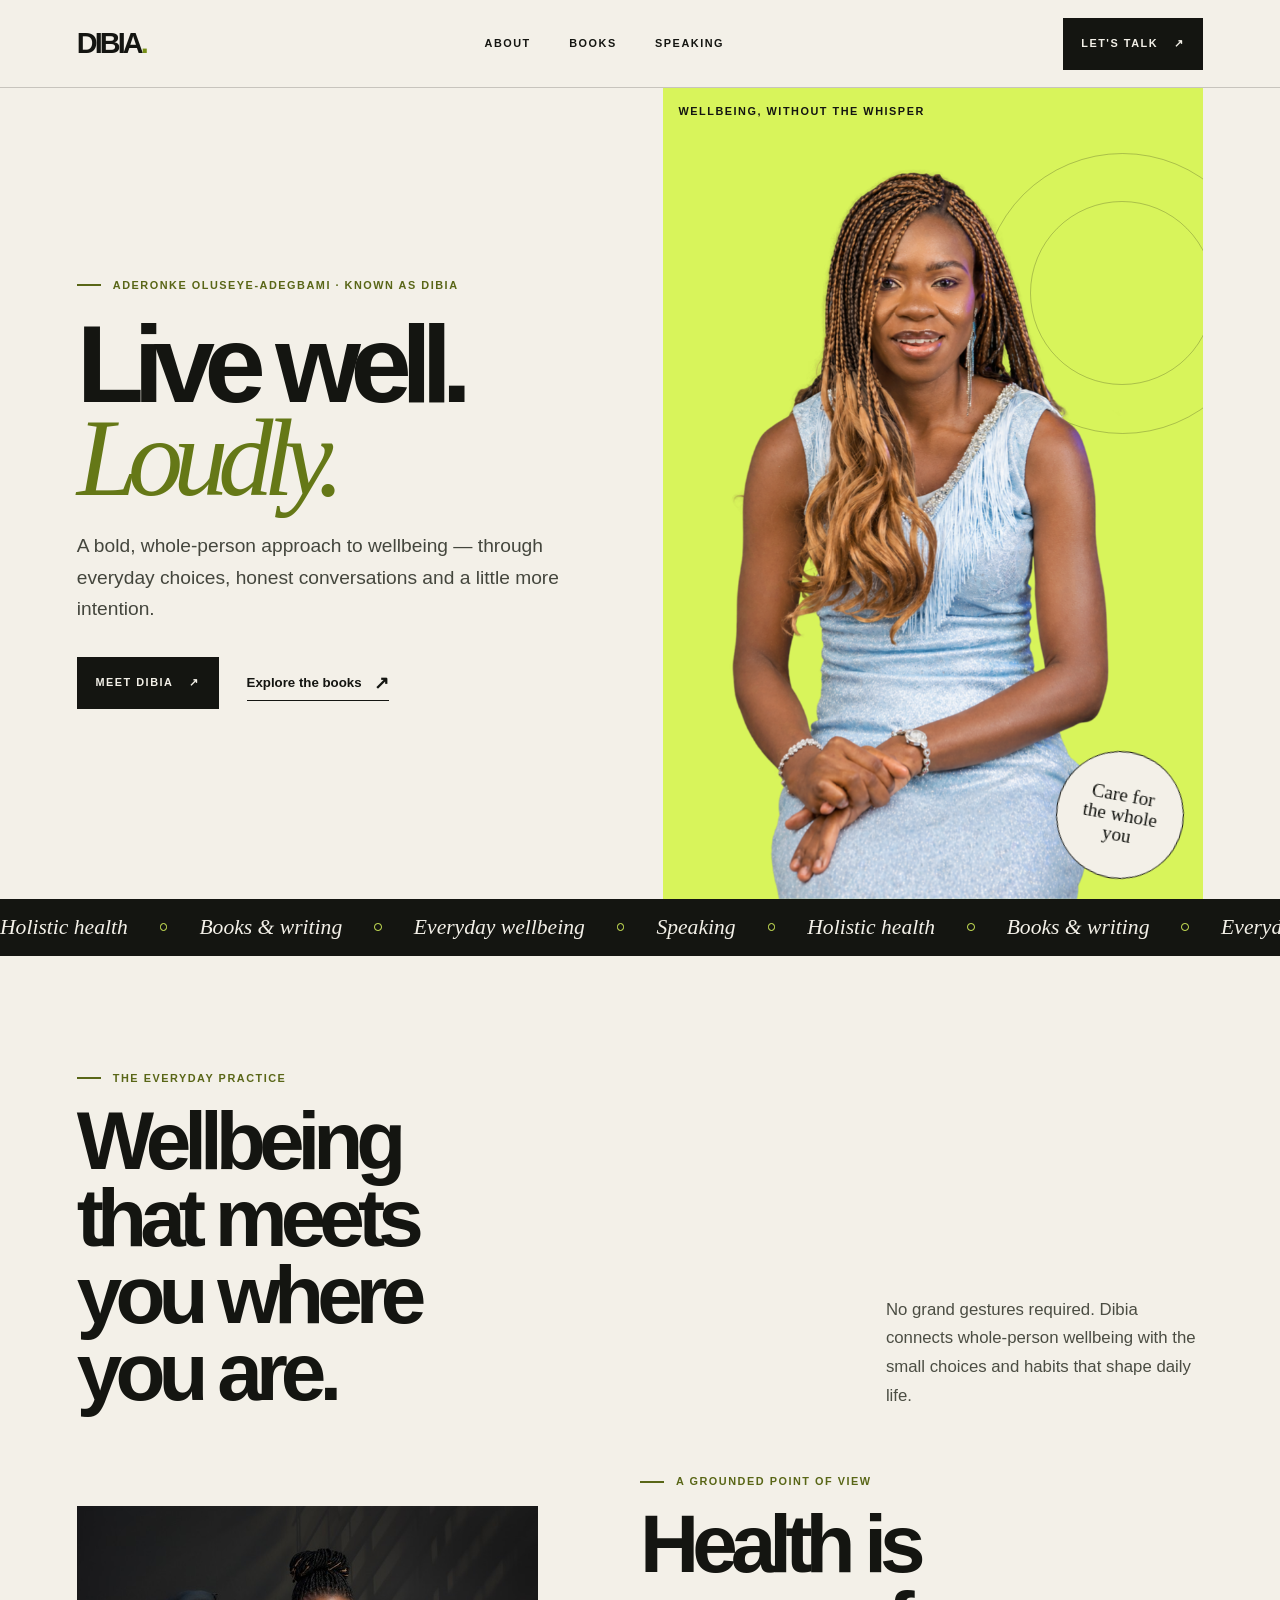
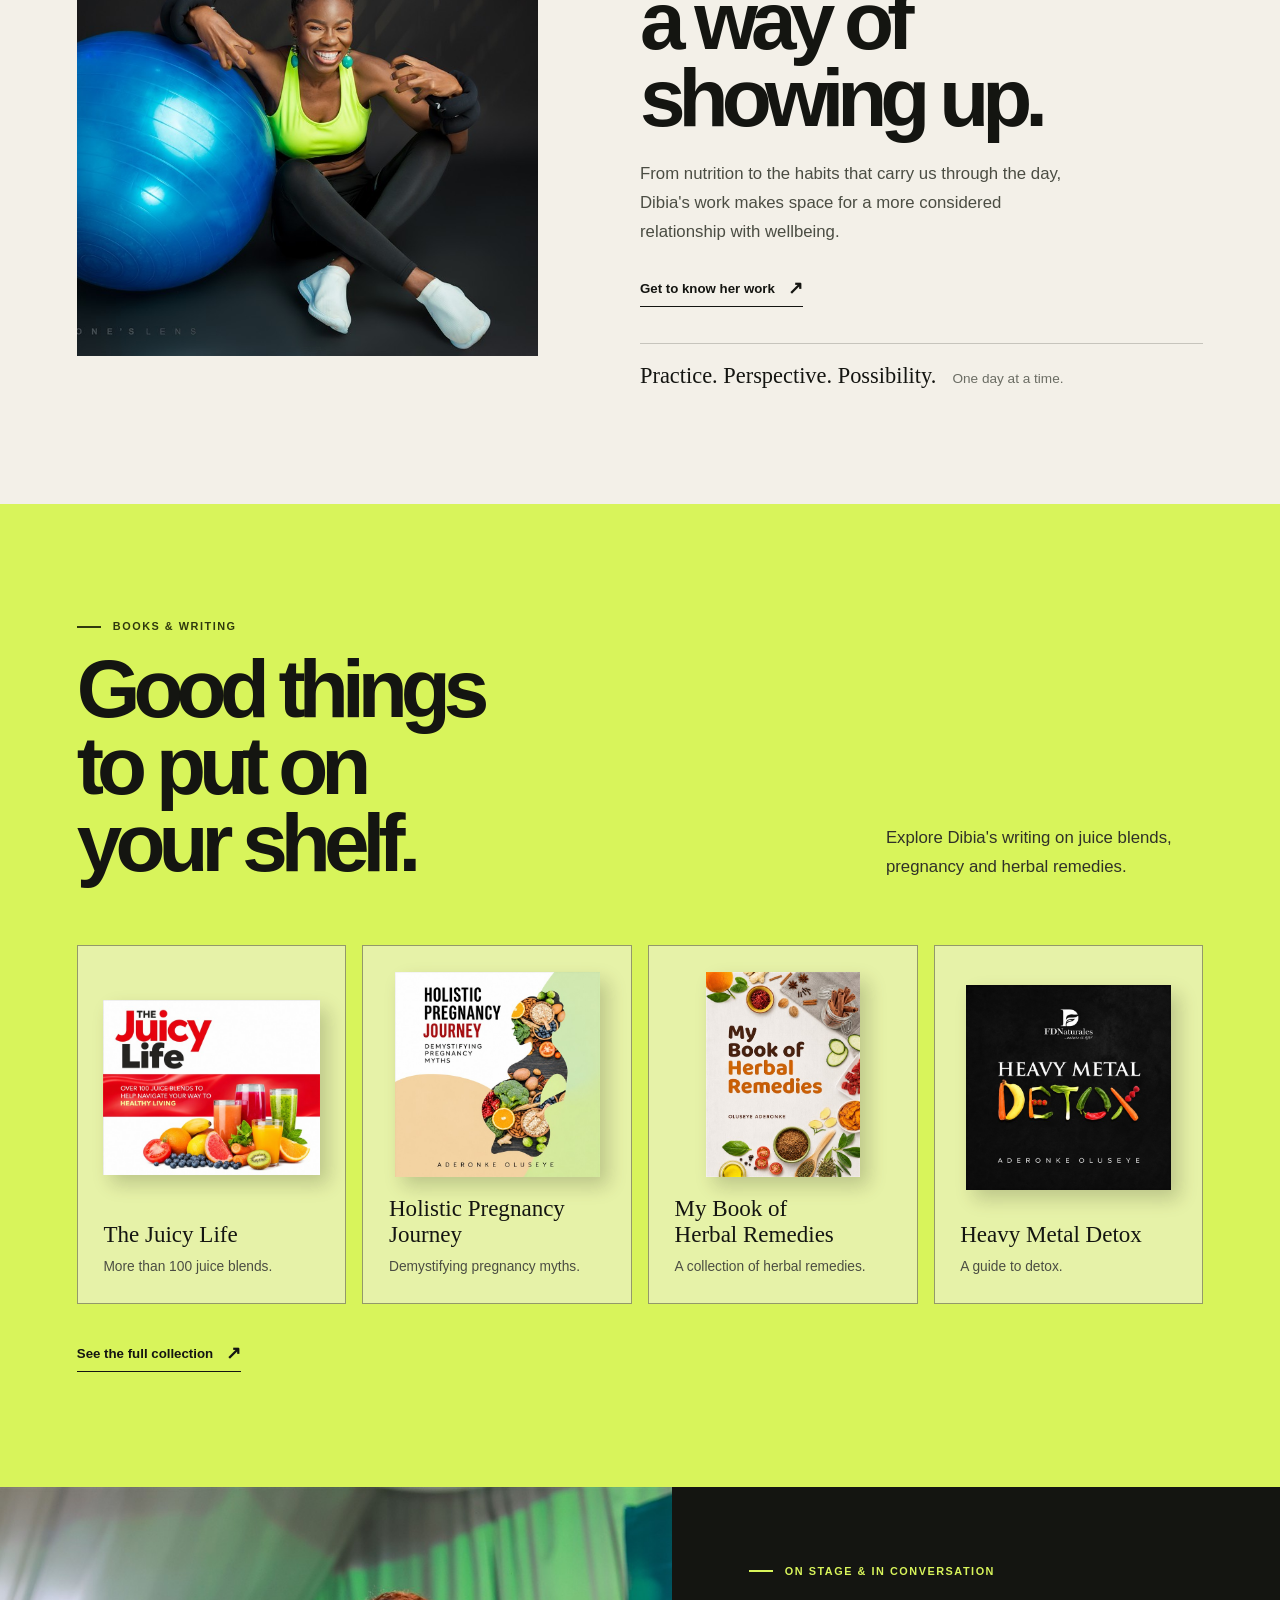
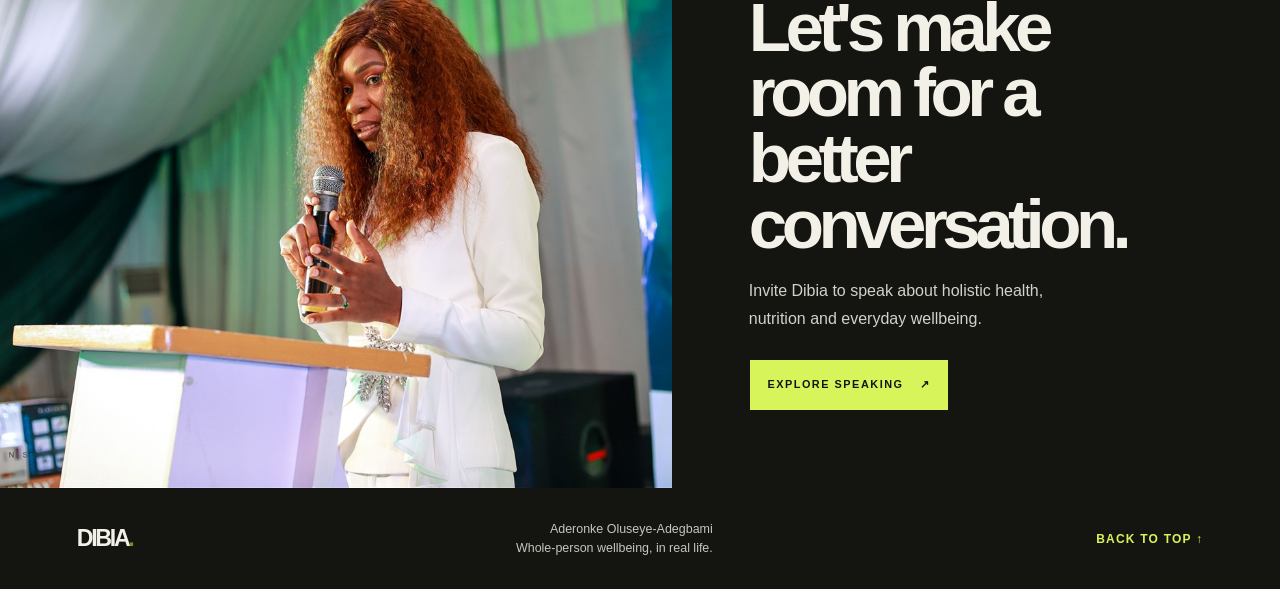
<file: index.html>
<!doctype html>
<html lang="en">
<head>
  <meta charset="utf-8">
  <meta name="viewport" content="width=device-width, initial-scale=1">
  <meta name="description" content="Meet Dibia: holistic health practitioner, author and speaker bringing everyday wellbeing to life.">
  <meta name="theme-color" content="#d8f45b">
  <meta property="og:title" content="Dibia — Live well. Loudly.">
  <meta property="og:description" content="Holistic health, books and conversations for a fuller everyday life.">
  <meta property="og:type" content="website">
  <title>Dibia — Live well. Loudly.</title>
  <link rel="stylesheet" href="styles.css">
</head>
<body>
  <a class="skip-link" href="#main">Skip to content</a>
  <header class="site-header">
    <div class="header-inner">
      <a class="brand" href="index.html" aria-label="Dibia home">DIBIA<span class="brand-mark">.</span></a>
      <nav class="site-nav" aria-label="Main navigation">
        <button class="menu-toggle" type="button" aria-label="Toggle navigation" aria-expanded="false" aria-controls="primary-links"><span></span><span></span></button>
        <div class="nav-links" id="primary-links">
          <a class="nav-link" href="about.html">About</a>
          <a class="nav-link" href="books.html">Books</a>
          <a class="nav-link" href="speaking.html">Speaking</a>
        </div>
      </nav>
      <a class="header-cta button utility" href="speaking.html#contact">Let&apos;s talk <span aria-hidden="true">↗</span></a>
    </div>
  </header>

  <main id="main">
    <section class="home-hero" aria-labelledby="hero-title">
      <div class="hero-copy">
        <p class="eyebrow">Aderonke Oluseye-Adegbami · known as Dibia</p>
        <h1 class="hero-title" id="hero-title">Live well.<em>Loudly.</em></h1>
        <p class="hero-intro">A bold, whole-person approach to wellbeing — through everyday choices, honest conversations and a little more intention.</p>
        <div class="hero-actions">
          <a class="button utility" href="about.html">Meet Dibia <span aria-hidden="true">↗</span></a>
          <a class="text-link" href="books.html">Explore the books <span class="arrow" aria-hidden="true">↗</span></a>
        </div>
      </div>
      <figure class="hero-art">
        <span class="image-caption">Wellbeing, without the whisper</span>
        <img src="assets/dibia-blue-dress.png" alt="Dibia seated in a light blue dress" fetchpriority="high">
        <span class="hero-stamp" aria-hidden="true">Care for<br>the whole<br>you</span>
      </figure>
    </section>

    <div class="ticker" aria-label="Holistic health, books, everyday wellbeing and speaking">
      <div class="ticker-track" aria-hidden="true">
        <div class="ticker-group"><span class="ticker-item">Holistic health</span><span class="ticker-item">Books &amp; writing</span><span class="ticker-item">Everyday wellbeing</span><span class="ticker-item">Speaking</span></div>
        <div class="ticker-group"><span class="ticker-item">Holistic health</span><span class="ticker-item">Books &amp; writing</span><span class="ticker-item">Everyday wellbeing</span><span class="ticker-item">Speaking</span></div>
      </div>
    </div>

    <section class="section" aria-labelledby="practice-title">
      <div class="section-heading" data-reveal>
        <div><p class="eyebrow">The everyday practice</p><h2 id="practice-title">Wellbeing that meets you where you are.</h2></div>
        <p class="section-intro">No grand gestures required. Dibia connects whole-person wellbeing with the small choices and habits that shape daily life.</p>
      </div>
      <div class="feature-grid">
        <figure class="feature-image" data-reveal><img src="assets/dibia-fitness.jpg" alt="Dibia smiling beside an exercise ball" loading="lazy"></figure>
        <div class="feature-copy" data-reveal>
          <p class="eyebrow">A grounded point of view</p>
          <h2 id="practice-feature-title">Health is a way of showing up.</h2>
          <p>From nutrition to the habits that carry us through the day, Dibia&apos;s work makes space for a more considered relationship with wellbeing.</p>
          <a class="text-link" href="about.html">Get to know her work <span class="arrow" aria-hidden="true">↗</span></a>
          <div class="feature-note"><strong>Practice. Perspective. Possibility.</strong><span>One day at a time.</span></div>
        </div>
      </div>
    </section>

    <section class="section book-preview" aria-labelledby="books-title">
      <div class="section-heading" data-reveal>
        <div><p class="eyebrow">Books &amp; writing</p><h2 id="books-title">Good things to put on your shelf.</h2></div>
        <p class="section-intro">Explore Dibia&apos;s writing on juice blends, pregnancy and herbal remedies.</p>
      </div>
      <div class="book-cards">
        <a class="book-card" href="books.html#juicy-life" data-reveal><figure><img src="assets/book-juicy.jpg" alt="The Juicy Life book cover" loading="lazy"></figure><h3>The Juicy Life</h3><p>More than 100 juice blends.</p></a>
        <a class="book-card" href="books.html#pregnancy" data-reveal><figure><img src="assets/book-pregnancy.jpg" alt="Holistic Pregnancy Journey book cover" loading="lazy"></figure><h3>Holistic Pregnancy Journey</h3><p>Demystifying pregnancy myths.</p></a>
        <a class="book-card" href="books.html#herbal-remedies" data-reveal><figure><img src="assets/book-herbal.jpg" alt="My Book of Herbal Remedies cover" loading="lazy"></figure><h3>My Book of Herbal Remedies</h3><p>A collection of herbal remedies.</p></a>
        <a class="book-card" href="books.html#detox" data-reveal><figure><img src="assets/book-detox.jpg" alt="Heavy Metal Detox book cover" loading="lazy"></figure><h3>Heavy Metal Detox</h3><p>A guide to detox.</p></a>
      </div>
      <a class="text-link book-preview-link" href="books.html">See the full collection <span class="arrow" aria-hidden="true">↗</span></a>
    </section>

    <section class="speaking-band" aria-labelledby="speaking-title">
      <figure class="speaking-band-image"><img src="assets/dibia-speaking.jpg" alt="Dibia speaking into a microphone at a lectern" loading="lazy"></figure>
      <div class="speaking-band-copy" data-reveal>
        <p class="eyebrow">On stage &amp; in conversation</p>
        <h2 id="speaking-title">Let&apos;s make room for a better conversation.</h2>
        <p>Invite Dibia to speak about holistic health, nutrition and everyday wellbeing.</p>
        <a class="button button-light utility" href="speaking.html">Explore speaking <span aria-hidden="true">↗</span></a>
      </div>
    </section>
  </main>

  <footer class="site-footer">
    <a class="brand footer-brand" href="index.html" aria-label="Dibia, back to home">DIBIA<span class="brand-mark">.</span></a>
    <p class="footer-note">Aderonke Oluseye-Adegbami<br>Whole-person wellbeing, in real life.</p>
    <a class="footer-top" href="#main">Back to top ↑</a>
  </footer>
  <script src="script.js" defer></script>
</body>
</html>
</file>
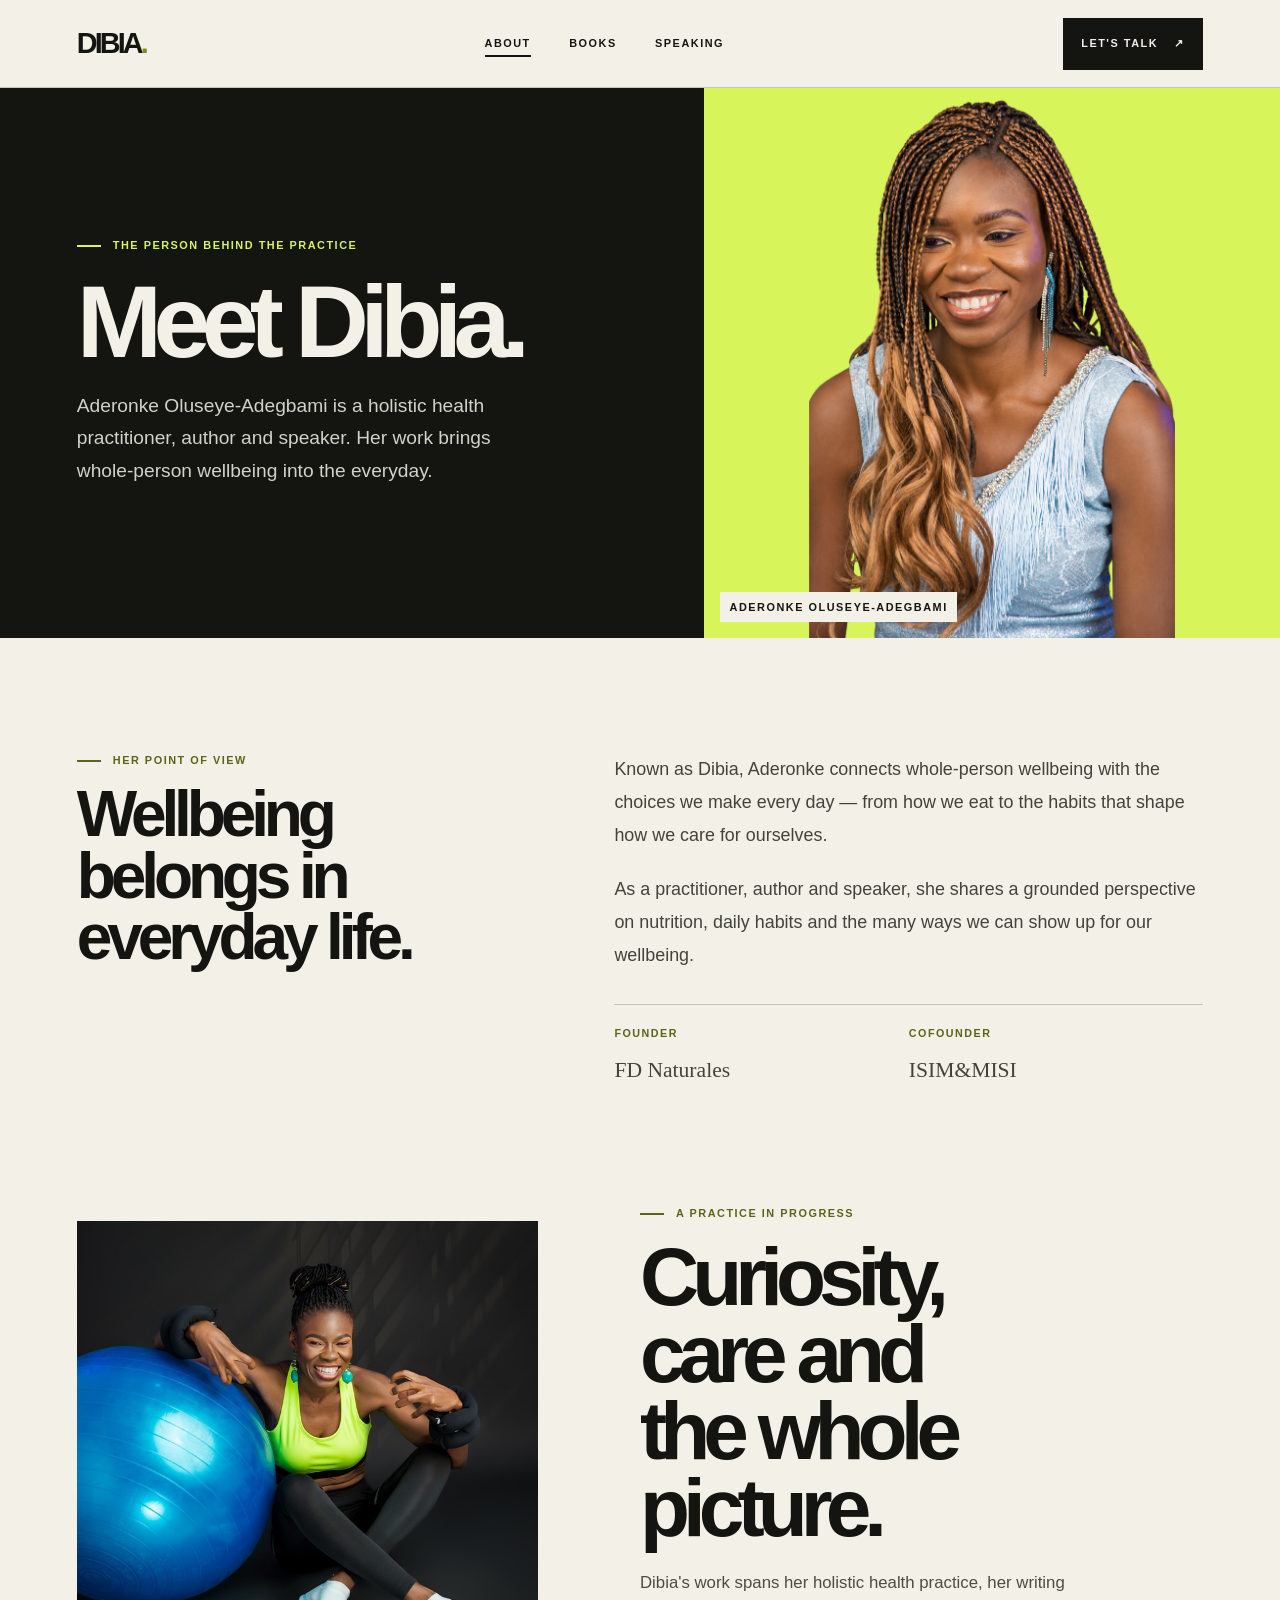
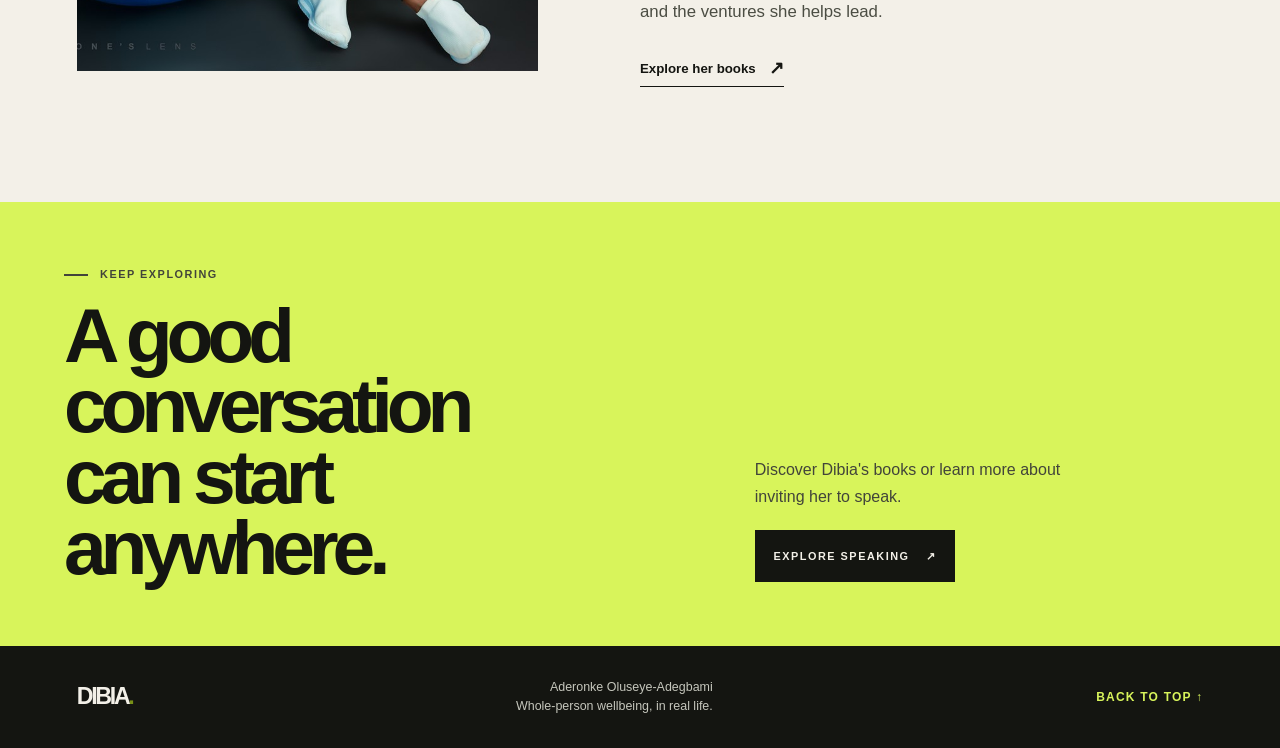
<file: about.html>
<!doctype html>
<html lang="en">
<head>
  <meta charset="utf-8">
  <meta name="viewport" content="width=device-width, initial-scale=1">
  <meta name="description" content="Get to know Dibia, holistic health practitioner, author and speaker Aderonke Oluseye-Adegbami.">
  <meta name="theme-color" content="#d8f45b">
  <title>About Dibia — Aderonke Oluseye-Adegbami</title>
  <link rel="stylesheet" href="styles.css">
</head>
<body>
  <a class="skip-link" href="#main">Skip to content</a>
  <header class="site-header"><div class="header-inner">
    <a class="brand" href="index.html" aria-label="Dibia home">DIBIA<span class="brand-mark">.</span></a>
    <nav class="site-nav" aria-label="Main navigation">
      <button class="menu-toggle" type="button" aria-label="Toggle navigation" aria-expanded="false" aria-controls="primary-links"><span></span><span></span></button>
      <div class="nav-links" id="primary-links"><a class="nav-link" href="about.html" aria-current="page">About</a><a class="nav-link" href="books.html">Books</a><a class="nav-link" href="speaking.html">Speaking</a></div>
    </nav>
    <a class="header-cta button utility" href="speaking.html#contact">Let&apos;s talk <span aria-hidden="true">↗</span></a>
  </div></header>
  <main id="main">
    <section class="page-hero" aria-labelledby="page-title">
      <div class="page-hero-copy"><p class="eyebrow">The person behind the practice</p><h1 class="page-title" id="page-title">Meet Dibia.</h1><p>Aderonke Oluseye-Adegbami is a holistic health practitioner, author and speaker. Her work brings whole-person wellbeing into the everyday.</p></div>
      <figure class="page-hero-image"><img class="cutout-image" src="assets/dibia-smiling.png" alt="Dibia smiling in a pale blue dress"><figcaption class="image-caption">Aderonke Oluseye-Adegbami</figcaption></figure>
    </section>
    <section class="section story-layout" aria-labelledby="story-title">
      <div data-reveal><p class="eyebrow">Her point of view</p><h2 id="story-title">Wellbeing belongs in everyday life.</h2></div>
      <div class="story-prose" data-reveal><p>Known as Dibia, Aderonke connects whole-person wellbeing with the choices we make every day — from how we eat to the habits that shape how we care for ourselves.</p><p>As a practitioner, author and speaker, she shares a grounded perspective on nutrition, daily habits and the many ways we can show up for our wellbeing.</p><dl class="venture-list"><div><dt>Founder</dt><dd>FD Naturales</dd></div><div><dt>Cofounder</dt><dd>ISIM&amp;MISI</dd></div></dl></div>
    </section>
    <section class="section" style="padding-top:0" aria-labelledby="about-image-title"><div class="feature-grid"><figure class="feature-image" data-reveal><img src="assets/dibia-fitness.jpg" alt="Dibia smiling beside a blue exercise ball in workout clothes" loading="lazy"></figure><div class="feature-copy" data-reveal><p class="eyebrow">A practice in progress</p><h2 id="about-image-title">Curiosity, care and the whole picture.</h2><p>Dibia&apos;s work spans her holistic health practice, her writing and the ventures she helps lead.</p><a class="text-link" href="books.html">Explore her books <span class="arrow" aria-hidden="true">↗</span></a></div></div></section>
    <section class="section contact-panel" aria-labelledby="about-next-title"><div><p class="eyebrow">Keep exploring</p><h2 id="about-next-title">A good conversation can start anywhere.</h2></div><div><p>Discover Dibia&apos;s books or learn more about inviting her to speak.</p><a class="button utility" href="speaking.html">Explore speaking <span aria-hidden="true">↗</span></a></div></section>
  </main>
  <footer class="site-footer"><a class="brand footer-brand" href="index.html" aria-label="Dibia, back to home">DIBIA<span class="brand-mark">.</span></a><p class="footer-note">Aderonke Oluseye-Adegbami<br>Whole-person wellbeing, in real life.</p><a class="footer-top" href="#main">Back to top ↑</a></footer>
  <script src="script.js" defer></script>
</body>
</html>
</file>
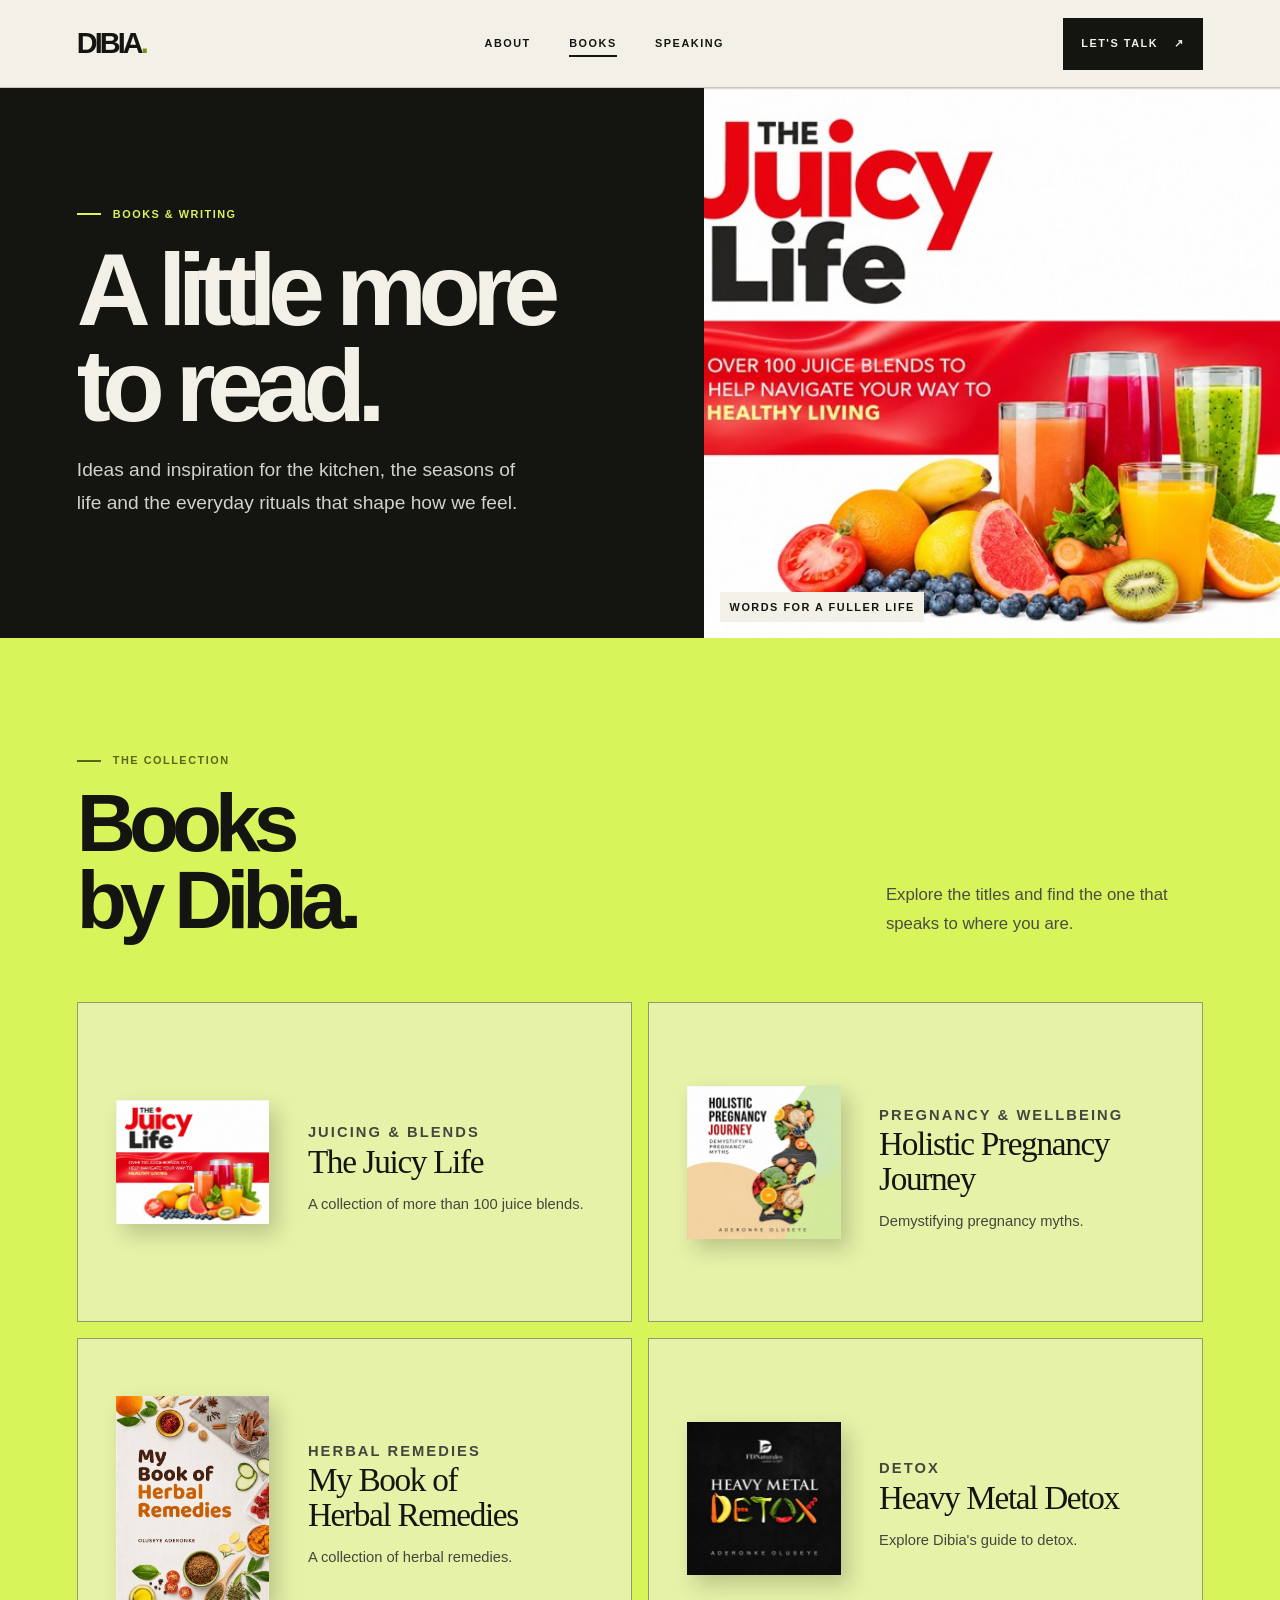
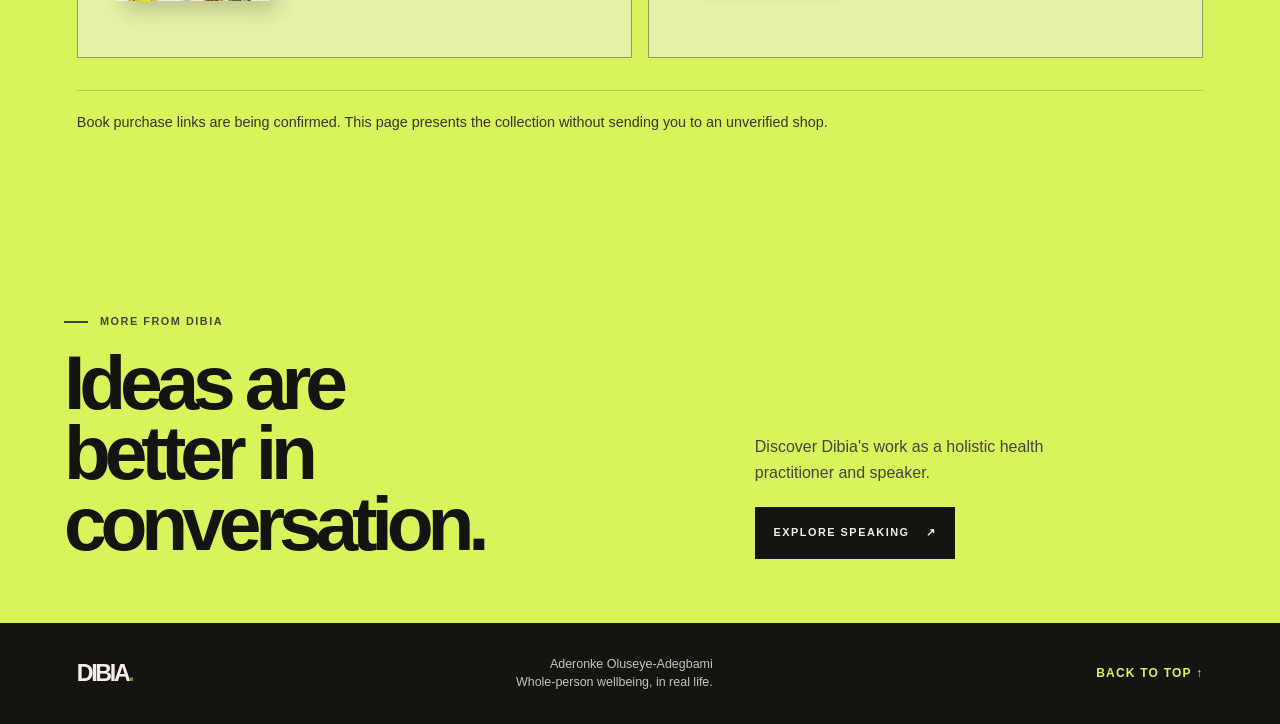
<file: books.html>
<!doctype html>
<html lang="en">
<head>
  <meta charset="utf-8">
  <meta name="viewport" content="width=device-width, initial-scale=1">
  <meta name="description" content="Explore books by Dibia, including The Juicy Life, Holistic Pregnancy Journey and My Book of Herbal Remedies.">
  <meta name="theme-color" content="#d8f45b">
  <title>Books by Dibia — Read, blend, learn</title>
  <link rel="stylesheet" href="styles.css">
</head>
<body>
  <a class="skip-link" href="#main">Skip to content</a>
  <header class="site-header"><div class="header-inner">
    <a class="brand" href="index.html" aria-label="Dibia home">DIBIA<span class="brand-mark">.</span></a>
    <nav class="site-nav" aria-label="Main navigation">
      <button class="menu-toggle" type="button" aria-label="Toggle navigation" aria-expanded="false" aria-controls="primary-links"><span></span><span></span></button>
      <div class="nav-links" id="primary-links"><a class="nav-link" href="about.html">About</a><a class="nav-link" href="books.html" aria-current="page">Books</a><a class="nav-link" href="speaking.html">Speaking</a></div>
    </nav>
    <a class="header-cta button utility" href="speaking.html#contact">Let&apos;s talk <span aria-hidden="true">↗</span></a>
  </div></header>
  <main id="main">
    <section class="page-hero" aria-labelledby="page-title">
      <div class="page-hero-copy"><p class="eyebrow">Books &amp; writing</p><h1 class="page-title" id="page-title">A little more to read.</h1><p>Ideas and inspiration for the kitchen, the seasons of life and the everyday rituals that shape how we feel.</p></div>
      <figure class="page-hero-image"><img src="assets/book-juicy.jpg" alt="The Juicy Life book cover"><figcaption class="image-caption">Words for a fuller life</figcaption></figure>
    </section>
    <section class="section books-collection" aria-labelledby="collection-title">
      <div class="section-heading" data-reveal><div><p class="eyebrow">The collection</p><h2 id="collection-title">Books by Dibia.</h2></div><p class="section-intro">Explore the titles and find the one that speaks to where you are.</p></div>
      <div class="books-grid">
        <article class="book-detail" id="juicy-life" data-reveal><figure><img src="assets/book-juicy.jpg" alt="The Juicy Life front cover" loading="lazy"></figure><div><p class="meta-label">Juicing &amp; blends</p><h2>The Juicy Life</h2><p>A collection of more than 100 juice blends.</p></div></article>
        <article class="book-detail" id="pregnancy" data-reveal><figure><img src="assets/book-pregnancy.jpg" alt="Holistic Pregnancy Journey front cover" loading="lazy"></figure><div><p class="meta-label">Pregnancy &amp; wellbeing</p><h2>Holistic Pregnancy Journey</h2><p>Demystifying pregnancy myths.</p></div></article>
        <article class="book-detail" id="herbal-remedies" data-reveal><figure><img src="assets/book-herbal.jpg" alt="My Book of Herbal Remedies front cover" loading="lazy"></figure><div><p class="meta-label">Herbal remedies</p><h2>My Book of Herbal Remedies</h2><p>A collection of herbal remedies.</p></div></article>
        <article class="book-detail" id="detox" data-reveal><figure><img src="assets/book-detox.jpg" alt="Heavy Metal Detox front cover" loading="lazy"></figure><div><p class="meta-label">Detox</p><h2>Heavy Metal Detox</h2><p>Explore Dibia&apos;s guide to detox.</p></div></article>
      </div>
      <p class="book-order-note">Book purchase links are being confirmed. This page presents the collection without sending you to an unverified shop.</p>
    </section>
    <section class="section contact-panel" aria-labelledby="books-next-title"><div><p class="eyebrow">More from Dibia</p><h2 id="books-next-title">Ideas are better in conversation.</h2></div><div><p>Discover Dibia&apos;s work as a holistic health practitioner and speaker.</p><a class="button utility" href="speaking.html">Explore speaking <span aria-hidden="true">↗</span></a></div></section>
  </main>
  <footer class="site-footer"><a class="brand footer-brand" href="index.html" aria-label="Dibia, back to home">DIBIA<span class="brand-mark">.</span></a><p class="footer-note">Aderonke Oluseye-Adegbami<br>Whole-person wellbeing, in real life.</p><a class="footer-top" href="#main">Back to top ↑</a></footer>
  <script src="script.js" defer></script>
</body>
</html>
</file>
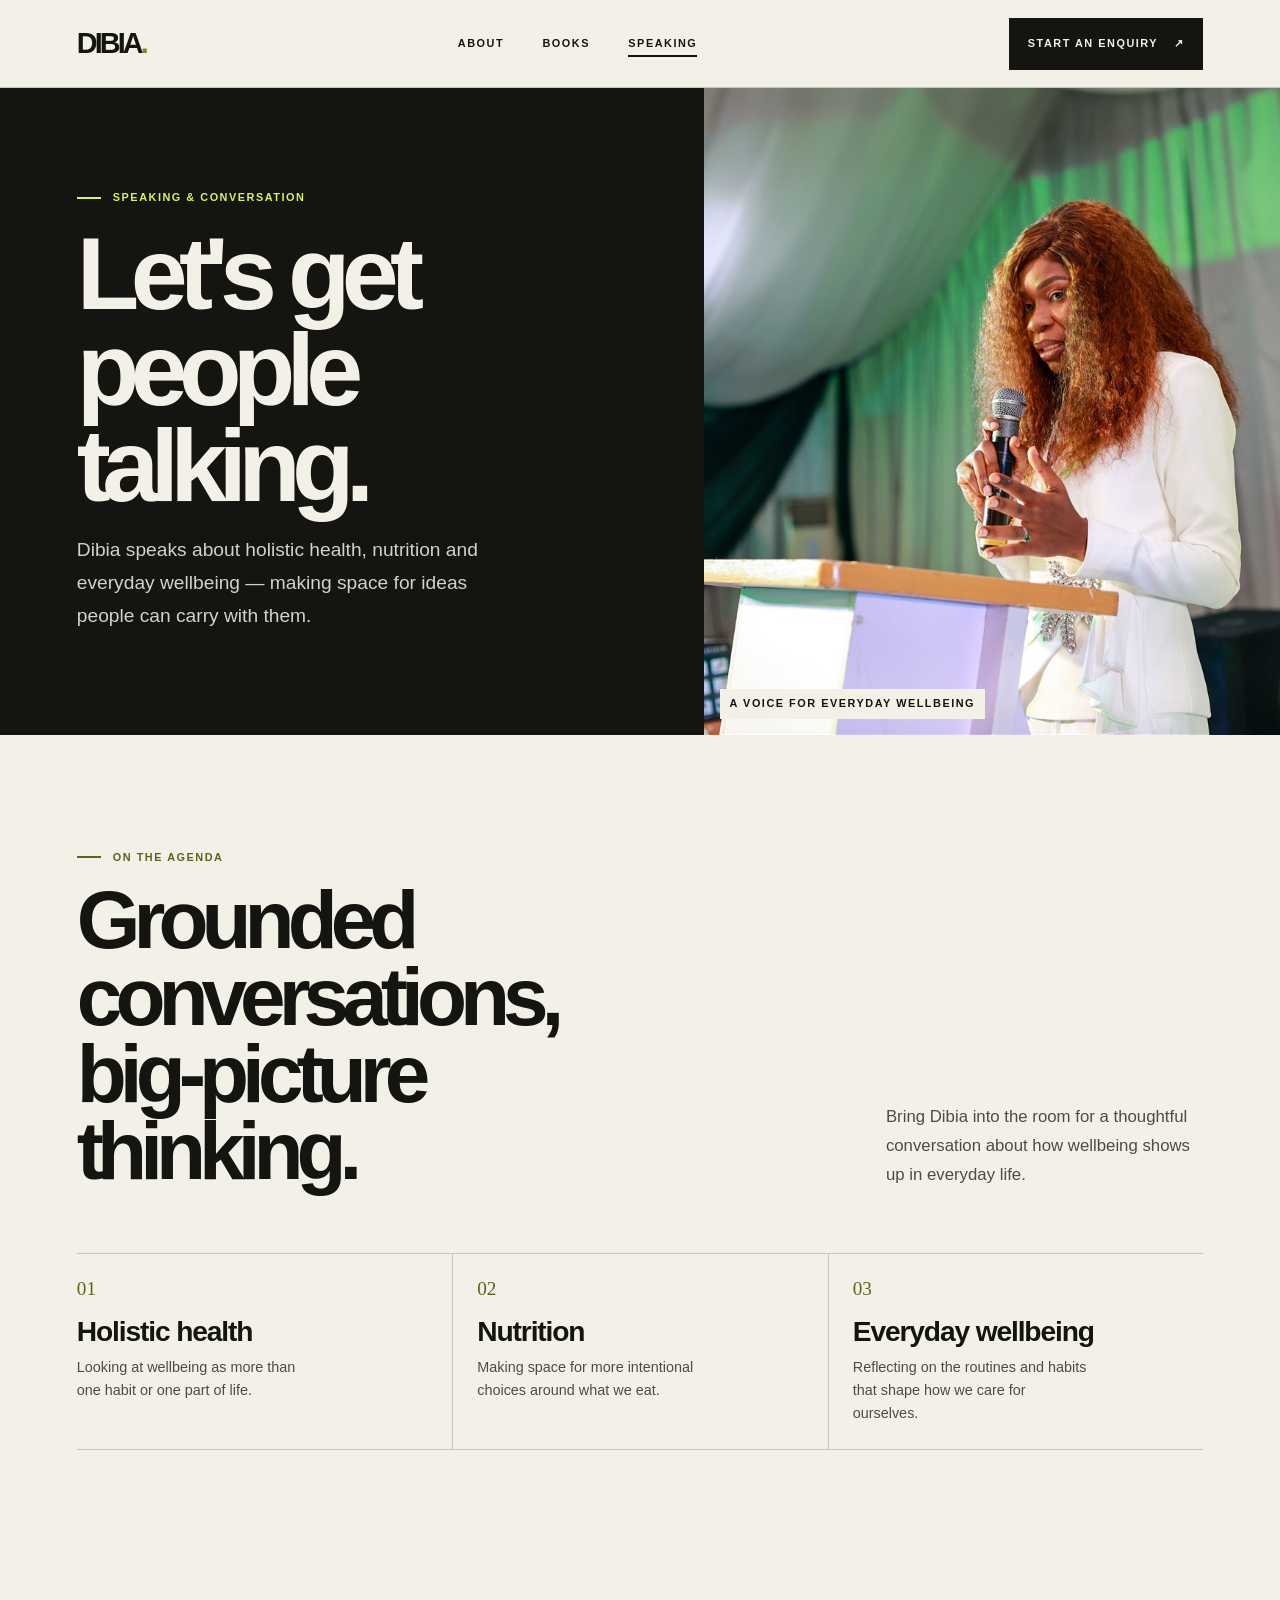
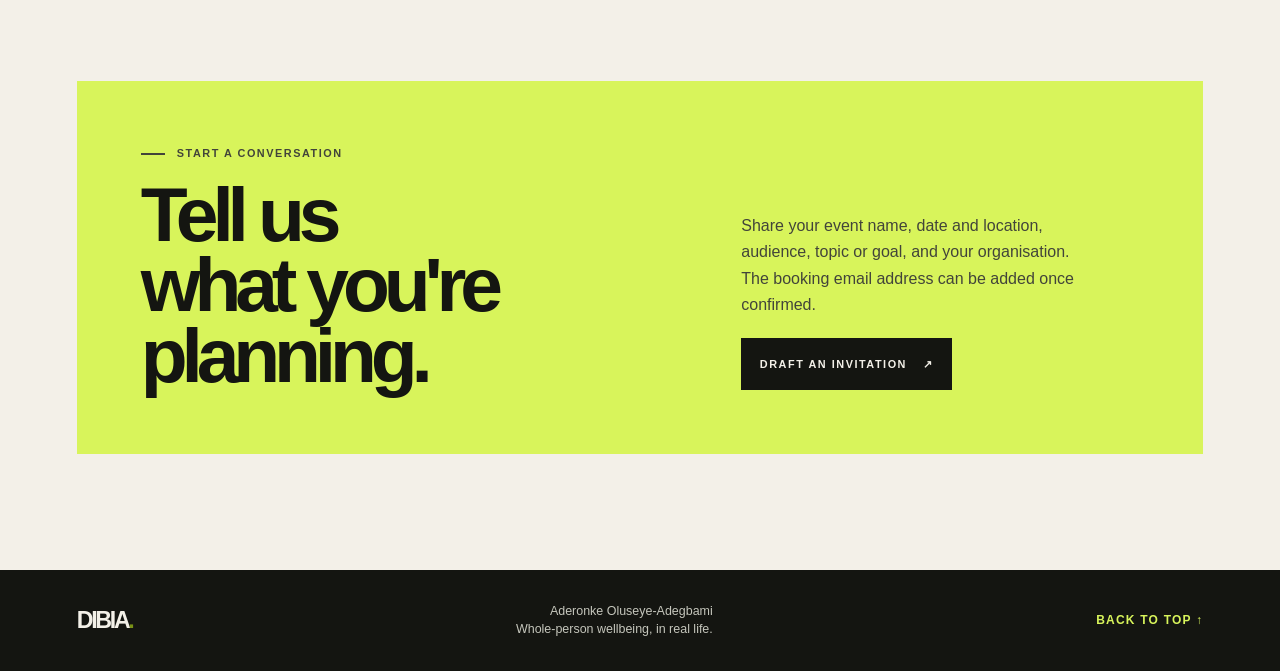
<file: speaking.html>
<!doctype html>
<html lang="en">
<head>
  <meta charset="utf-8">
  <meta name="viewport" content="width=device-width, initial-scale=1">
  <meta name="description" content="Invite Dibia to speak about holistic health, nutrition and everyday wellbeing.">
  <meta name="theme-color" content="#d8f45b">
  <title>Speaking — Invite Dibia to your event</title>
  <link rel="stylesheet" href="styles.css">
</head>
<body>
  <a class="skip-link" href="#main">Skip to content</a>
  <header class="site-header"><div class="header-inner">
    <a class="brand" href="index.html" aria-label="Dibia home">DIBIA<span class="brand-mark">.</span></a>
    <nav class="site-nav" aria-label="Main navigation">
      <button class="menu-toggle" type="button" aria-label="Toggle navigation" aria-expanded="false" aria-controls="primary-links"><span></span><span></span></button>
      <div class="nav-links" id="primary-links"><a class="nav-link" href="about.html">About</a><a class="nav-link" href="books.html">Books</a><a class="nav-link" href="speaking.html" aria-current="page">Speaking</a></div>
    </nav>
    <a class="header-cta button utility" href="#contact">Start an enquiry <span aria-hidden="true">↗</span></a>
  </div></header>
  <main id="main">
    <section class="page-hero" aria-labelledby="page-title">
      <div class="page-hero-copy"><p class="eyebrow">Speaking &amp; conversation</p><h1 class="page-title" id="page-title">Let&apos;s get people talking.</h1><p>Dibia speaks about holistic health, nutrition and everyday wellbeing — making space for ideas people can carry with them.</p></div>
      <figure class="page-hero-image"><img src="assets/dibia-speaking.jpg" alt="Dibia speaking into a microphone at a lectern"><figcaption class="image-caption">A voice for everyday wellbeing</figcaption></figure>
    </section>
    <section class="section" aria-labelledby="topics-title">
      <div class="section-heading" data-reveal><div><p class="eyebrow">On the agenda</p><h2 id="topics-title">Grounded conversations, big-picture thinking.</h2></div><p class="section-intro">Bring Dibia into the room for a thoughtful conversation about how wellbeing shows up in everyday life.</p></div>
      <div class="talk-areas" data-reveal>
        <article class="talk-area"><span>01</span><h2>Holistic health</h2><p>Looking at wellbeing as more than one habit or one part of life.</p></article>
        <article class="talk-area"><span>02</span><h2>Nutrition</h2><p>Making space for more intentional choices around what we eat.</p></article>
        <article class="talk-area"><span>03</span><h2>Everyday wellbeing</h2><p>Reflecting on the routines and habits that shape how we care for ourselves.</p></article>
      </div>
    </section>
    <section class="section" id="contact" aria-labelledby="contact-title">
      <div class="contact-panel" data-reveal><div><p class="eyebrow">Start a conversation</p><h2 id="contact-title">Tell us what you&apos;re planning.</h2></div><div><p>Share your event name, date and location, audience, topic or goal, and your organisation. The booking email address can be added once confirmed.</p><a class="button utility" href="mailto:?subject=Speaking%20invitation%20for%20Dibia&amp;body=Event%20name%3A%0D%0ADate%20and%20location%3A%0D%0AAudience%3A%0D%0ATopic%20or%20goal%3A%0D%0AYour%20name%20and%20organisation%3A">Draft an invitation <span aria-hidden="true">↗</span></a></div></div>
    </section>
  </main>
  <footer class="site-footer"><a class="brand footer-brand" href="index.html" aria-label="Dibia, back to home">DIBIA<span class="brand-mark">.</span></a><p class="footer-note">Aderonke Oluseye-Adegbami<br>Whole-person wellbeing, in real life.</p><a class="footer-top" href="#main">Back to top ↑</a></footer>
  <script src="script.js" defer></script>
</body>
</html>
</file>
<file: styles.css>
:root {
  color-scheme: light;
  --paper: #f3f0e8;
  --ink: #141511;
  --lime: #d8f45b;
  --quiet: #6b6d64;
  --line: rgba(20, 21, 17, .2);
  --gutter: clamp(1.25rem, 6vw, 6.5rem);
  --serif: Georgia, "Times New Roman", serif;
  --sans: Arial, Helvetica, sans-serif;
  font-family: var(--sans);
  background: var(--paper);
  color: var(--ink);
  scroll-behavior: smooth;
}

*, *::before, *::after { box-sizing: border-box; }
body, h1, h2, h3, p, figure, dl, dd { margin: 0; }
body { min-width: 320px; background: var(--paper); color: var(--ink); }
body, button, a { font-family: var(--sans); }
a { color: inherit; text-decoration: none; }
img { display: block; max-width: 100%; }
button { color: inherit; }
::selection { background: var(--lime); color: var(--ink); }
:focus-visible { outline: 3px solid currentColor; outline-offset: 4px; }
.skip-link { position: fixed; z-index: 20; top: .75rem; left: .75rem; padding: .8rem 1rem; background: var(--lime); color: var(--ink); transform: translateY(-150%); }
.skip-link:focus { transform: translateY(0); }

.site-header { position: relative; z-index: 10; background: var(--paper); }
.header-inner { min-height: 88px; display: flex; align-items: center; justify-content: space-between; gap: 2rem; padding: 0 var(--gutter); border-bottom: 1px solid var(--line); }
.brand { display: inline-flex; align-items: baseline; flex: 0 0 auto; font-size: 1.8rem; font-weight: 900; letter-spacing: -.1em; line-height: 1; }
.brand-mark { color: #789016; }
.nav-links { display: flex; align-items: center; gap: clamp(1.2rem, 3vw, 3.3rem); }
.nav-link, .eyebrow, .button, .utility, .image-caption, .meta-label { font-size: .68rem; font-weight: 700; letter-spacing: .14em; line-height: 1.4; text-transform: uppercase; }
.nav-link { position: relative; padding: .7rem 0; }
.nav-link::after { position: absolute; right: 0; bottom: .35rem; left: 0; height: 2px; background: currentColor; content: ""; transform: scaleX(0); transform-origin: right; transition: transform 220ms cubic-bezier(.2, .8, .2, 1); }
.nav-link:hover::after, .nav-link[aria-current="page"]::after { transform: scaleX(1); transform-origin: left; }
.header-cta { display: inline-flex; align-items: center; justify-content: center; min-height: 44px; padding: 0 1rem; border: 1px solid var(--ink); background: var(--ink); color: var(--paper); transition: background 180ms ease, color 180ms ease, transform 180ms ease; }
.header-cta:hover { transform: translateY(-2px); background: var(--lime); color: var(--ink); }
.menu-toggle { display: none; align-items: center; justify-content: center; min-width: 48px; min-height: 44px; padding: .5rem; border: 1px solid var(--ink); background: transparent; cursor: pointer; }
.menu-toggle span { display: block; width: 20px; height: 2px; background: currentColor; transition: transform 180ms ease; }
.menu-toggle span + span { margin-top: 5px; }
.menu-toggle[aria-expanded="true"] span:first-child { transform: translateY(3.5px) rotate(45deg); }
.menu-toggle[aria-expanded="true"] span:last-child { transform: translateY(-3.5px) rotate(-45deg); }

.home-hero { display: grid; min-height: min(780px, calc(100svh - 88px)); grid-template-columns: minmax(0, 1.04fr) minmax(320px, .96fr); padding: 0 var(--gutter); }
.hero-copy { display: flex; flex-direction: column; justify-content: center; align-items: flex-start; padding: clamp(3rem, 7vw, 7rem) clamp(2rem, 6vw, 6rem) clamp(3rem, 7vw, 7rem) 0; }
.eyebrow { display: flex; align-items: center; gap: .75rem; color: #596617; }
.eyebrow::before { display: inline-block; width: 24px; height: 2px; background: currentColor; content: ""; }
h1, h2, h3 { text-wrap: balance; }
.hero-title { max-width: 9ch; margin: 1.5rem 0; font-size: clamp(4rem, 8.6vw, 8.7rem); font-weight: 700; letter-spacing: -.095em; line-height: .86; }
.hero-title em { display: block; color: #657817; font-family: var(--serif); font-weight: 400; letter-spacing: -.09em; }
.hero-intro { max-width: 38rem; color: #44463d; font-size: clamp(1.05rem, 1.5vw, 1.3rem); line-height: 1.65; }
.hero-actions { display: flex; flex-wrap: wrap; align-items: center; gap: 1rem 1.75rem; margin-top: 2rem; }
.button { display: inline-flex; min-height: 52px; align-items: center; justify-content: center; gap: 1rem; padding: .75rem 1.1rem; border: 1px solid var(--ink); background: var(--ink); color: var(--paper); transition: transform 200ms ease, background 200ms ease, color 200ms ease; }
.button:hover { transform: translateY(-3px); background: var(--lime); color: var(--ink); }
.button-light { background: var(--lime); color: var(--ink); }
.button-light:hover { background: var(--paper); }
.text-link { display: inline-flex; align-items: center; gap: .8rem; padding: .4rem 0; border-bottom: 1px solid currentColor; font-size: .83rem; font-weight: 700; }
.text-link .arrow { font-size: 1.15rem; transition: transform 180ms ease; }
.text-link:hover .arrow { transform: translate(3px, -2px); }
.hero-art { position: relative; display: grid; min-height: 570px; place-items: end center; overflow: hidden; background: var(--lime); }
.hero-art::before { position: absolute; top: 8%; right: -11%; width: 52%; aspect-ratio: 1; border: 1px solid rgba(20, 21, 17, .23); border-radius: 50%; content: ""; animation: halo-drift 11s ease-in-out infinite alternate; }
.hero-art::after { position: absolute; top: 14%; right: -2%; width: 34%; aspect-ratio: 1; border: 1px solid rgba(20, 21, 17, .23); border-radius: 50%; content: ""; animation: halo-pulse 6s ease-in-out infinite alternate; }
.hero-art img { position: relative; z-index: 1; width: 100%; height: 94%; object-fit: contain; object-position: center bottom; animation: portrait-enter 900ms 120ms cubic-bezier(.2, .8, .2, 1) both, portrait-float 7s 1s ease-in-out infinite; }
.hero-stamp { position: absolute; z-index: 2; right: 1.2rem; bottom: 1.2rem; display: grid; width: clamp(88px, 10vw, 142px); aspect-ratio: 1; place-items: center; border: 1px solid var(--ink); border-radius: 50%; background: var(--paper); font-family: var(--serif); font-size: clamp(.9rem, 1.5vw, 1.25rem); line-height: 1.05; text-align: center; rotate: 10deg; animation: stamp-enter 700ms 420ms cubic-bezier(.2, .8, .2, 1) both, stamp-float 5.2s 1.1s ease-in-out infinite; }
.image-caption { position: absolute; z-index: 2; top: 1rem; left: 1rem; color: var(--ink); }

.ticker { overflow: hidden; padding: 1rem 0; background: var(--ink); color: var(--paper); }
.ticker-track { display: flex; width: max-content; animation: ticker-slide 28s linear infinite; }
.ticker-group { display: flex; align-items: center; flex: 0 0 auto; gap: 2rem; padding-right: 2rem; }
.ticker-item { display: inline-flex; align-items: center; gap: 2rem; font-family: var(--serif); font-size: clamp(1rem, 2vw, 1.35rem); font-style: italic; white-space: nowrap; }
.ticker-item::after { width: .48rem; height: .48rem; border: 1px solid var(--lime); border-radius: 50%; content: ""; }
@keyframes ticker-slide { to { transform: translateX(-50%); } }

.section { padding: clamp(4.5rem, 9vw, 9rem) var(--gutter); }
.section-heading { display: flex; align-items: end; justify-content: space-between; gap: 2rem; margin-bottom: clamp(2rem, 5vw, 4rem); }
.section-heading h2, .feature-copy h2, .page-title { margin-top: 1rem; font-size: clamp(2.8rem, 6.4vw, 6.7rem); font-weight: 650; letter-spacing: -.085em; line-height: .94; }
.section-heading h2 { max-width: 10ch; }
.section-intro { max-width: 34ch; color: #4b4d43; font-size: 1.05rem; line-height: 1.7; }
.feature-grid { display: grid; grid-template-columns: minmax(260px, .9fr) minmax(0, 1.1fr); gap: clamp(2rem, 8vw, 8rem); align-items: center; }
.feature-image { position: relative; min-height: 450px; background: #dfe7d2; }
.feature-image img { position: absolute; inset: 0; width: 100%; height: 100%; object-fit: cover; object-position: center 35%; }
.feature-copy h2 { max-width: 9ch; margin: 1rem 0 1.4rem; }
.feature-copy > p:not(.eyebrow) { max-width: 48ch; color: #4b4d43; font-size: 1.05rem; line-height: 1.75; }
.feature-copy .text-link { margin-top: 1.5rem; }
.feature-note { display: flex; align-items: baseline; gap: 1rem; margin-top: 2.25rem; padding-top: 1.2rem; border-top: 1px solid var(--line); }
.feature-note strong { font-family: var(--serif); font-size: 1.4rem; font-weight: 400; }
.feature-note span { color: var(--quiet); font-size: .85rem; }

.book-preview { background: var(--lime); }
.book-preview .eyebrow { color: #303a0d; }
.book-preview .section-intro { color: #303128; }
.book-preview .section-heading { align-items: end; }
.book-cards { display: grid; grid-template-columns: repeat(4, minmax(0, 1fr)); gap: 1rem; }
.book-card { display: flex; flex-direction: column; min-height: 320px; padding: clamp(1rem, 2vw, 1.6rem); border: 1px solid rgba(20, 21, 17, .4); background: rgba(243, 240, 232, .55); transition: transform 220ms cubic-bezier(.2, .8, .2, 1), background 220ms ease; }
.book-card:hover { transform: translateY(-7px); background: var(--paper); }
.book-card figure { display: grid; min-height: 200px; flex: 1; place-items: center; padding-bottom: 1.2rem; }
.book-card img { width: auto; max-width: 100%; height: auto; max-height: 205px; box-shadow: 8px 9px 18px rgba(20, 21, 17, .2); }
.book-card h3 { font-family: var(--serif); font-size: clamp(1.2rem, 1.8vw, 1.7rem); font-weight: 400; line-height: 1.12; }
.book-card p { margin-top: .55rem; color: #4b4d43; font-size: .86rem; line-height: 1.5; }
.book-preview-link { margin-top: 2rem; }

.speaking-band { display: grid; grid-template-columns: 1.05fr .95fr; min-height: 470px; background: var(--ink); color: var(--paper); }
.speaking-band-image { min-height: 400px; overflow: hidden; }
.speaking-band-image img { width: 100%; height: 100%; object-fit: cover; object-position: 60% center; }
.speaking-band-copy { display: flex; flex-direction: column; justify-content: center; align-items: flex-start; padding: clamp(2rem, 6vw, 6rem); }
.speaking-band-copy .eyebrow { color: var(--lime); }
.speaking-band-copy h2 { max-width: 9ch; margin: 1rem 0 1.25rem; font-size: clamp(2.6rem, 5.4vw, 5.4rem); letter-spacing: -.08em; line-height: .95; }
.speaking-band-copy > p:not(.eyebrow) { max-width: 38ch; color: #d2d2c9; font-size: 1rem; line-height: 1.7; }
.speaking-band-copy .button { margin-top: 1.7rem; }

.page-hero { display: grid; grid-template-columns: minmax(0, 1.1fr) minmax(300px, .9fr); min-height: 550px; background: var(--ink); color: var(--paper); }
.page-hero-copy { display: flex; flex-direction: column; align-items: flex-start; justify-content: center; padding: clamp(4rem, 8vw, 8rem) var(--gutter); }
.page-hero .eyebrow { color: var(--lime); }
.page-title { max-width: 9ch; margin: 1.25rem 0; font-size: clamp(3.8rem, 8vw, 8rem); }
.page-hero-copy > p:not(.eyebrow) { max-width: 42ch; color: #d2d2c9; font-size: clamp(1rem, 1.5vw, 1.25rem); line-height: 1.7; }
.page-hero-image { position: relative; min-height: 430px; overflow: hidden; background: var(--lime); }
.page-hero-image img { position: absolute; inset: 0; width: 100%; height: 100%; object-fit: cover; }
.page-hero-image img.cutout-image { object-fit: contain; object-position: center bottom; }
.page-hero-image .image-caption { top: auto; bottom: 1rem; left: 1rem; padding: .45rem .6rem; background: var(--paper); color: var(--ink); }

.story-layout { display: grid; grid-template-columns: minmax(0, .85fr) minmax(0, 1.15fr); gap: clamp(2rem, 8vw, 8rem); align-items: start; }
.story-layout h2 { max-width: 10ch; margin: 1rem 0; font-size: clamp(2.7rem, 5vw, 5.5rem); letter-spacing: -.08em; line-height: .96; }
.story-prose { max-width: 62ch; color: #42443c; font-size: clamp(1rem, 1.4vw, 1.13rem); line-height: 1.85; }
.story-prose p + p { margin-top: 1.25rem; }
.venture-list { display: grid; grid-template-columns: 1fr 1fr; margin-top: 2rem; border-top: 1px solid var(--line); }
.venture-list div { padding: 1.2rem 1rem 0 0; }
.venture-list dt { color: #596617; font-size: .67rem; font-weight: 700; letter-spacing: .14em; text-transform: uppercase; }
.venture-list dd { margin-top: .45rem; font-family: var(--serif); font-size: 1.35rem; }

.books-collection { background: var(--lime); }
.books-grid { display: grid; grid-template-columns: repeat(2, minmax(0, 1fr)); gap: 1rem; }
.book-detail { display: grid; grid-template-columns: minmax(120px, .7fr) minmax(0, 1.3fr); gap: clamp(1rem, 3vw, 2.5rem); align-items: center; min-height: 320px; padding: clamp(1.2rem, 3vw, 2.5rem); border: 1px solid rgba(20, 21, 17, .4); background: rgba(243, 240, 232, .55); }
.book-detail figure { display: grid; min-height: 190px; place-items: center; }
.book-detail img { width: auto; max-width: 100%; max-height: 220px; box-shadow: 8px 10px 20px rgba(20, 21, 17, .2); }
.book-detail h2 { font-family: var(--serif); font-size: clamp(1.4rem, 2.6vw, 2.4rem); font-weight: 400; letter-spacing: -.04em; line-height: 1.05; }
.book-detail p { margin-top: .8rem; color: #44463d; font-size: .92rem; line-height: 1.6; }
.book-order-note { margin-top: 2rem; padding: 1.2rem 0 0; border-top: 1px solid var(--line); color: #34352d; font-size: .9rem; line-height: 1.6; }

.talk-areas { display: grid; grid-template-columns: repeat(3, minmax(0, 1fr)); border-top: 1px solid var(--line); border-bottom: 1px solid var(--line); }
.talk-area { min-height: 190px; padding: 1.5rem 1.5rem 1.5rem 0; }
.talk-area + .talk-area { padding-left: 1.5rem; border-left: 1px solid var(--line); }
.talk-area span { color: #596617; font-family: var(--serif); font-size: 1.2rem; }
.talk-area h2 { margin-top: 1rem; font-size: clamp(1.25rem, 2.2vw, 1.8rem); letter-spacing: -.04em; }
.talk-area p { max-width: 30ch; margin-top: .5rem; color: #4b4d43; font-size: .9rem; line-height: 1.6; }
.contact-panel { display: grid; grid-template-columns: minmax(0, 1fr) minmax(250px, .7fr); align-items: end; gap: 2rem; padding: clamp(2rem, 5vw, 4rem); background: var(--lime); }
.contact-panel h2 { max-width: 9ch; margin-top: 1rem; font-size: clamp(2.8rem, 6vw, 5.8rem); letter-spacing: -.08em; line-height: .92; }
.contact-panel p { max-width: 38ch; color: #42443a; line-height: 1.65; }
.contact-panel .button { margin-top: 1.25rem; }

.site-footer { display: flex; align-items: center; justify-content: space-between; gap: 2rem; padding: 2rem var(--gutter); background: var(--ink); color: var(--paper); }
.footer-brand { font-size: 1.45rem; }
.footer-note { color: #c5c6bc; font-size: .78rem; line-height: 1.5; text-align: right; }
.footer-top { color: var(--lime); font-size: .75rem; font-weight: 700; letter-spacing: .1em; text-transform: uppercase; }

.has-reveal [data-reveal] { opacity: 0; transform: translateY(24px); transition: opacity 650ms ease, transform 650ms cubic-bezier(.2, .8, .2, 1); }
.has-reveal [data-reveal].is-visible { opacity: 1; transform: translateY(0); }
.hero-copy > * { animation: hero-rise 720ms cubic-bezier(.2, .8, .2, 1) both; }
.hero-copy > *:nth-child(2) { animation-delay: 90ms; }
.hero-copy > *:nth-child(3) { animation-delay: 160ms; }
.hero-copy > *:nth-child(4) { animation-delay: 220ms; }
.hero-copy > *:nth-child(5) { animation-delay: 280ms; }
@keyframes hero-rise { from { opacity: 0; transform: translateY(18px); } to { opacity: 1; transform: translateY(0); } }
@keyframes portrait-enter { from { opacity: 0; translate: 0 24px; scale: .98; } to { opacity: 1; translate: 0 0; scale: 1; } }
@keyframes portrait-float { 0%, 100% { transform: translateY(0); } 50% { transform: translateY(-7px); } }
@keyframes halo-drift { from { opacity: .45; transform: translate(0, 0) scale(.96); } to { opacity: .9; transform: translate(-14px, 12px) scale(1.04); } }
@keyframes halo-pulse { from { transform: scale(.92); opacity: .45; } to { transform: scale(1.08); opacity: .95; } }
@keyframes stamp-enter { from { opacity: 0; scale: .72; rotate: -12deg; } to { opacity: 1; scale: 1; rotate: 10deg; } }
@keyframes stamp-float { 0%, 100% { translate: 0 0; } 50% { translate: 0 -6px; } }

@media (max-width: 900px) {
  .header-inner { min-height: 76px; gap: 1rem; }
  .nav-links { gap: 1.2rem; }
  .home-hero { min-height: 650px; grid-template-columns: minmax(0, 1fr) minmax(280px, .82fr); }
  .hero-copy { padding-right: 1rem; }
  .hero-title { font-size: clamp(4rem, 9vw, 6.5rem); }
  .book-cards { grid-template-columns: repeat(2, minmax(0, 1fr)); }
  .page-hero { grid-template-columns: minmax(0, 1fr) minmax(260px, .8fr); }
}
@media (max-width: 680px) {
  .header-inner { min-height: 72px; }
  .brand { font-size: 1.6rem; }
  .menu-toggle { display: flex; flex-direction: column; }
  .header-inner > .header-cta { display: none; }
  .nav-links { position: absolute; top: 100%; right: 0; left: 0; display: none; flex-direction: column; align-items: stretch; gap: 0; padding: .5rem var(--gutter) 1rem; border-bottom: 1px solid var(--line); background: var(--paper); }
  .site-nav.is-open .nav-links { display: flex; }
  .nav-link { padding: 1rem 0; border-bottom: 1px solid var(--line); }
  .nav-link::after { display: none; }
  .home-hero { min-height: auto; grid-template-columns: minmax(0, 1fr); padding: 0; }
  .hero-copy { padding: 4rem var(--gutter) 3rem; }
  .hero-title { max-width: 8ch; font-size: clamp(4rem, 16vw, 7rem); }
  .hero-art { min-height: min(112vw, 610px); margin-left: var(--gutter); }
  .hero-art img { height: 96%; }
  .section-heading { align-items: flex-start; flex-direction: column; }
  .section-heading h2, .feature-copy h2 { font-size: clamp(3rem, 12vw, 5rem); }
  .feature-grid, .story-layout { grid-template-columns: minmax(0, 1fr); }
  .feature-image { min-height: 350px; }
  .book-cards { grid-template-columns: repeat(2, minmax(0, 1fr)); gap: .7rem; }
  .book-card { min-height: 275px; padding: .9rem; }
  .book-card figure { min-height: 165px; }
  .book-card img { max-height: 165px; }
  .speaking-band { grid-template-columns: minmax(0, 1fr); }
  .speaking-band-image { min-height: 300px; }
  .speaking-band-copy { padding: 3rem var(--gutter); }
  .page-hero { grid-template-columns: minmax(0, 1fr); }
  .page-hero-copy { padding: 4rem var(--gutter); }
  .page-title { font-size: clamp(4rem, 15vw, 6.5rem); }
  .page-hero-image { min-height: min(110vw, 530px); }
  .story-layout { gap: 1.5rem; }
  .books-grid { grid-template-columns: minmax(0, 1fr); }
  .book-detail { min-height: 275px; }
  .talk-areas { grid-template-columns: minmax(0, 1fr); }
  .talk-area, .talk-area + .talk-area { min-height: auto; padding: 1.3rem 0; border-left: 0; }
  .talk-area + .talk-area { border-top: 1px solid var(--line); }
  .contact-panel { grid-template-columns: minmax(0, 1fr); align-items: start; }
  .site-footer { flex-wrap: wrap; }
  .footer-note { order: 1; width: 100%; text-align: left; }
}
@media (max-width: 400px) {
  .book-detail { grid-template-columns: minmax(90px, .7fr) minmax(0, 1.3fr); gap: .8rem; padding: 1rem; }
  .book-detail img { max-height: 170px; }
  .book-card h3 { font-size: 1.12rem; }
}
@media (prefers-reduced-motion: reduce) {
  *, *::before, *::after { scroll-behavior: auto !important; animation-duration: .01ms !important; animation-iteration-count: 1 !important; transition-duration: .01ms !important; }
  .has-reveal [data-reveal] { opacity: 1; transform: none; }
}
</file>
